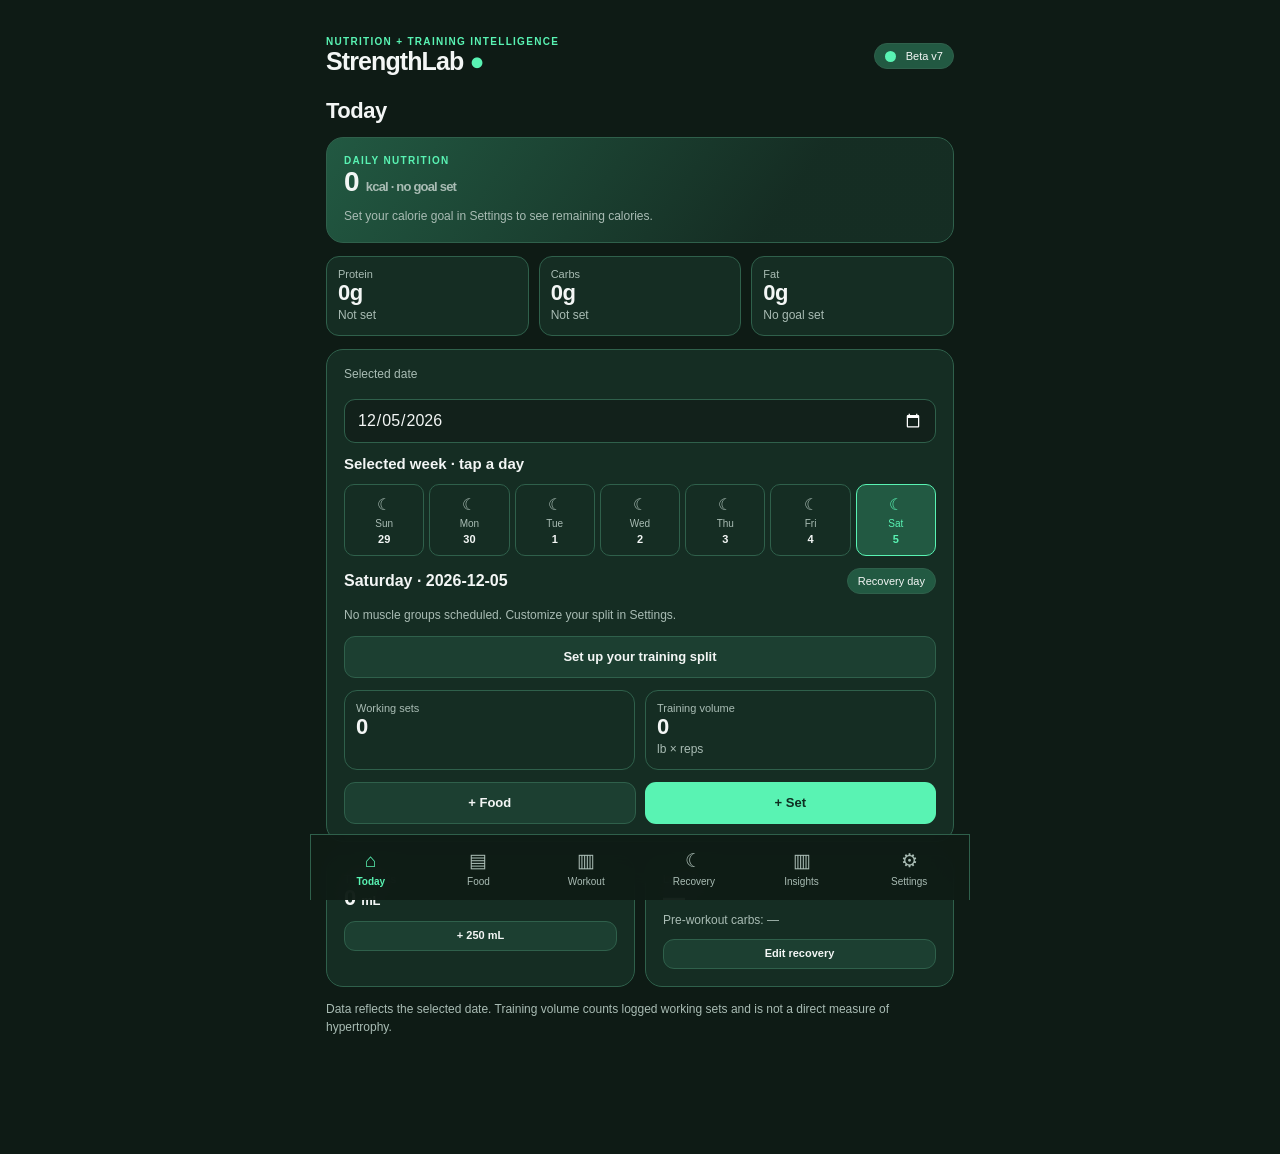
<file: index.html>
<!doctype html>
<html lang="en">
<head>
<meta charset="utf-8">
<meta name="viewport" content="width=device-width, initial-scale=1, viewport-fit=cover">
<meta name="theme-color" content="#101a19" id="metaTheme">
<meta name="apple-mobile-web-app-capable" content="yes">
<meta name="apple-mobile-web-app-status-bar-style" content="black-translucent">
<meta name="apple-mobile-web-app-title" content="StrengthLab">
<meta name="description" content="Private training, food, fluid and recovery diary">
<link rel="manifest" href="./manifest.webmanifest">
<link rel="icon" href="./icon.svg" type="image/svg+xml">
<link rel="stylesheet" href="./styles.css?v=7.0">
<title>StrengthLab · Training & Nutrition</title>
<script defer src="./app.js?v=7.0"></script>
</head>
<body>
<main class="app">
  <header>
    <div><div class="eyebrow">Nutrition + Training Intelligence</div><h1>StrengthLab <span class="dot">●</span></h1></div>
    <span class="pill"><span class="circle"></span>Beta v7</span>
  </header>
  <section id="today" class="tab-section"></section>
  <section id="food" class="tab-section hidden"></section>
  <section id="workout" class="tab-section hidden"></section>
  <section id="recovery" class="tab-section hidden"></section>
  <section id="insights" class="tab-section hidden"></section>
  <section id="settings" class="tab-section hidden"></section>
</main>
<div id="toast" class="toast" role="status" aria-live="polite" aria-atomic="true"></div>
<nav class="nav" id="nav" aria-label="Main navigation">
 <button data-tab="today" class="active"><span class="glyph">⌂</span>Today</button>
 <button data-tab="food"><span class="glyph">▤</span>Food</button>
 <button data-tab="workout"><span class="glyph">▥</span>Workout</button>
 <button data-tab="recovery"><span class="glyph">☾</span>Recovery</button>
 <button data-tab="insights"><span class="glyph">▥</span>Insights</button>
 <button data-tab="settings"><span class="glyph">⚙</span>Settings</button>
</nav>
</body>
</html>
</file>
<file: styles.css>
:root{--hue:156;--bg:hsl(var(--hue), 32%, 8%);--panel:hsl(var(--hue), 36%, 13%);--panel2:hsl(var(--hue), 38%, 18%);--input:hsl(var(--hue), 30%, 10%);--line:hsl(var(--hue), 34%, 28%);--muted:hsl(var(--hue), 13%, 70%);--text:hsl(var(--hue), 16%, 96%);--accent:hsl(var(--hue), 86%, 65%);--accent-dark:hsl(var(--hue), 50%, 12%);--accent-soft:hsl(var(--hue), 45%, 24%);--ring:hsla(var(--hue), 86%, 65%, .35);font-family:-apple-system,BlinkMacSystemFont,"Segoe UI",sans-serif;color:var(--text);background:var(--bg);color-scheme:dark}
*{box-sizing:border-box}html{min-height:100%;background:var(--bg)}body{margin:0;min-height:100vh;background:var(--bg);-webkit-tap-highlight-color:transparent}button,input,select,textarea{font:inherit}button{cursor:pointer}button:focus-visible,input:focus-visible,select:focus-visible,textarea:focus-visible,summary:focus-visible{outline:2px solid var(--accent);outline-offset:2px}button:disabled{opacity:.5;cursor:not-allowed}a{color:var(--accent)}h1,h2,h3,p{margin-top:0}h1{font-size:25px;letter-spacing:-.9px;margin:0;font-weight:800}h2{font-size:22px;letter-spacing:-.45px;margin-bottom:13px}h3{font-size:15px;margin-bottom:11px}p{line-height:1.5}.app{max-width:660px;margin:auto;padding:calc(18px + env(safe-area-inset-top)) 16px calc(106px + env(safe-area-inset-bottom))}header{display:flex;align-items:center;justify-content:space-between;gap:10px;margin-bottom:22px}.eyebrow{color:var(--accent);text-transform:uppercase;font-size:10px;letter-spacing:1.3px;font-weight:700}.dot{color:var(--accent)}.pill{display:inline-flex;align-items:center;gap:5px;padding:6px 10px;background:var(--accent-soft);border:1px solid var(--line);color:var(--text);border-radius:999px;font-size:11px;white-space:nowrap}.card{background:var(--panel);border:1px solid var(--line);border-radius:17px;padding:17px;margin-bottom:13px}.hero{background:linear-gradient(125deg,var(--accent-soft),var(--panel) 72%)}.stack{display:grid;gap:12px}.row{display:flex;align-items:center;justify-content:space-between;gap:10px}.row.start{align-items:flex-start}.row.wrap{flex-wrap:wrap}.grid{display:grid;grid-template-columns:repeat(2,minmax(0,1fr));gap:10px}.grid3{display:grid;grid-template-columns:repeat(3,minmax(0,1fr));gap:10px}.grid7{display:grid;grid-template-columns:repeat(7,minmax(0,1fr));gap:5px}.muted,.hint{color:var(--muted)}.small{font-size:13px}.hint{font-size:12px;line-height:1.5}.big{font-size:28px;letter-spacing:-.8px;font-weight:750}.stat{font-size:22px;letter-spacing:-.5px;font-weight:800}.label{display:block;font-size:12px;color:var(--muted);margin-bottom:6px}label{font-size:12px;color:var(--muted)}input,select,textarea{background:var(--input);border:1px solid var(--line);color:var(--text);border-radius:11px;width:100%;min-width:0;padding:11px 12px}input::placeholder,textarea::placeholder{color:var(--muted);opacity:.8}input[type=time],input[type=date]{color-scheme:dark}input[type=checkbox]{width:18px;height:18px;accent-color:var(--accent);flex:0 0 auto}input[type=range]{-webkit-appearance:none;appearance:none;padding:0;background:transparent;border:0;height:28px;accent-color:var(--accent);cursor:pointer}input[type=range]::-webkit-slider-runnable-track{height:8px;background:var(--accent-soft);border:1px solid var(--line);border-radius:99px}input[type=range]::-webkit-slider-thumb{-webkit-appearance:none;appearance:none;background:var(--accent);width:22px;height:22px;border:3px solid var(--panel);border-radius:50%;margin-top:-8px;box-shadow:0 0 0 1px var(--accent)}input[type=range]::-moz-range-track{height:8px;background:var(--accent-soft);border:1px solid var(--line);border-radius:99px}input[type=range]::-moz-range-thumb{background:var(--accent);height:17px;width:17px;border:3px solid var(--panel);border-radius:50%}input[type=range].hue{background:linear-gradient(90deg,#e45858,#e4cc58,#62cb5b,#5bcdd1,#605fe1,#df5fc4,#e45858);border-radius:30px;height:11px;margin:12px 0 18px}input[type=range].hue::-webkit-slider-runnable-track{background:transparent;border:0}input[type=range].hue::-moz-range-track{background:transparent;border:0}input[type=range].hue::-webkit-slider-thumb{box-shadow:0 0 0 2px var(--accent),0 0 0 4px var(--bg)}.btn{background:var(--accent);border:1px solid transparent;color:var(--accent-dark);padding:11px 14px;border-radius:11px;font-size:13px;font-weight:750;line-height:1.2;min-height:42px}.btn.secondary{color:var(--text);background:var(--panel2);border-color:var(--line)}.btn.ghost{background:transparent;border-color:var(--line);color:var(--text)}.btn.danger{background:hsl(0 40% 28%);color:#fff}.btn.small{padding:6px 9px;min-height:30px;font-size:11px}.btn.icon{width:32px;height:32px;min-height:32px;padding:5px;flex:0 0 auto}.buttons{display:flex;gap:9px}.buttons>*{flex:1}.nav{position:fixed;bottom:0;left:0;right:0;z-index:10;display:flex;justify-content:center;background:color-mix(in srgb,var(--bg) 93%,transparent);backdrop-filter:blur(18px);-webkit-backdrop-filter:blur(18px);border-top:1px solid var(--line);padding:9px 6px calc(8px + env(safe-area-inset-bottom))}.nav button{background:none;border:0;color:var(--muted);font-size:10px;padding:4px 2px 5px;flex:1;max-width:108px;min-width:0}.nav button.active{color:var(--accent);font-weight:750}.nav .glyph{display:block;font-size:19px;line-height:26px;margin-bottom:2px}.hidden{display:none!important}.progress{height:8px;border-radius:20px;background:var(--accent-soft);overflow:hidden;margin-top:12px}.progress>span{display:block;height:100%;background:var(--accent);border-radius:20px}.bar{height:8px;border-radius:20px;background:var(--accent-soft);overflow:hidden}.bar>span{display:block;height:100%;background:var(--accent)}.listitem{border-top:1px solid var(--line);padding:12px 0}.listitem:first-child{border-top:0}.tag{font-size:11px;color:var(--muted)}.seg{display:flex;background:var(--input);border-radius:12px;gap:3px;padding:4px}.seg button{background:transparent;color:var(--muted);border:0;border-radius:9px;padding:9px 6px;flex:1;font-size:12px}.seg button.active{color:var(--text);background:var(--accent-soft);font-weight:700}.tab-section{min-height:300px}.daybtn{padding:10px 2px;background:var(--panel);border:1px solid var(--line);border-radius:10px;color:var(--muted);font-size:10px}.daybtn.active{border-color:var(--accent);color:var(--accent);background:var(--accent-soft)}.daybtn .glyph{display:block;font-size:16px;margin-bottom:4px}.folder{background:var(--panel);border:1px solid var(--line);border-radius:14px;margin:9px 0;padding:12px}.folder summary{list-style:none;cursor:pointer;display:flex;justify-content:space-between;gap:8px;align-items:center;font-weight:750;font-size:14px}.folder summary::-webkit-details-marker{display:none}.mini{background:var(--input);border:1px solid var(--line);padding:10px;border-radius:11px;margin-top:9px}.mini strong{font-size:13px}.chip{background:var(--accent-soft);border:1px solid var(--line);border-radius:999px;padding:6px 9px;color:var(--text);font-size:11px;cursor:pointer}.chips{display:flex;gap:6px;flex-wrap:wrap}.toast{position:fixed;z-index:40;left:50%;bottom:calc(91px + env(safe-area-inset-bottom));transform:translate(-50%,8px);background:var(--panel2);border:1px solid var(--accent);border-radius:12px;box-shadow:0 10px 28px #0005;padding:10px 15px;font-size:12px;color:var(--text);max-width:min(90vw,470px);width:max-content;opacity:0;pointer-events:none;transition:opacity .18s ease,transform .18s ease;text-align:center}.toast.show{opacity:1;transform:translate(-50%,0)}.typeahead{position:relative}.suggestions{position:absolute;top:100%;left:0;right:0;background:var(--panel2);border:1px solid var(--accent);border-radius:11px;z-index:6;overflow:hidden;box-shadow:0 14px 25px #0007;max-height:260px;overflow-y:auto}.suggestions button{display:block;text-align:left;width:100%;border:0;border-bottom:1px solid var(--line);background:transparent;color:var(--text);padding:12px;font-size:13px}.suggestions button:last-child{border:0}.suggestions button.highlight,.suggestions button:focus{background:var(--accent-soft)}.suggestions .match{font-size:11px;color:var(--accent)}.checkline{display:flex;align-items:center;gap:10px;background:var(--input);border:1px solid var(--line);padding:10px 12px;border-radius:10px;font-size:13px}.checkline span{flex:1}.notice-info{background:var(--accent-soft);border:1px solid var(--line);border-radius:11px;padding:12px;font-size:12px;line-height:1.5}.empty{text-align:center;padding:25px 12px;color:var(--muted);font-size:13px}.divider{border:0;border-top:1px solid var(--line);margin:6px 0}.accent{color:var(--accent)}.kpi{background:var(--panel);border:1px solid var(--line);border-radius:13px;padding:11px}.pill.warning{background:hsl(39 36% 20%);color:hsl(40 92% 74%)}.pill.good{color:var(--accent)}.amount{font-size:14px;font-weight:700}.camera-frame{min-height:90px;background:#070b0a;border:1px solid var(--line);border-radius:13px;overflow:hidden}#cameraScanner video{width:100%!important;max-height:340px;object-fit:cover}#cameraScanner img{max-width:100%}.color-preview{background:var(--accent-soft);color:var(--accent);border:1px solid var(--accent);border-radius:12px;padding:10px;text-align:center;font-weight:750}.graph{width:100%;height:76px}.graph polyline{fill:none;stroke:var(--accent);stroke-width:3;stroke-linejoin:round;stroke-linecap:round}.graph .baseline{stroke:var(--line);stroke-width:1}#installHint{font-size:12px}.circle{width:11px;height:11px;border-radius:50%;display:inline-block;background:var(--accent);margin-right:5px}.spliteditor{margin:0}.spliteditor summary{font-weight:700;cursor:pointer;padding:5px 0}.waterbuttons{display:flex;gap:7px;flex-wrap:wrap}.waterbuttons>*{flex:1;min-width:65px}.unit-row{display:grid;grid-template-columns:1fr 135px;gap:8px;align-items:end}.sub{color:var(--muted);font-size:11px}.top-space{margin-top:10px}@media(max-width:390px){.app{padding-left:11px;padding-right:11px}.card{padding:13px}.grid3{gap:6px}.grid3 .stat{font-size:17px}.nav button{font-size:9px}.nav .glyph{font-size:17px}.pill{padding:5px 7px}.unit-row{grid-template-columns:1fr 115px}}@media(min-width:750px){.app{padding-top:36px}.nav{max-width:660px;margin:auto;border-left:1px solid var(--line);border-right:1px solid var(--line)}}

/* v4: the selected hue colors the entire experience, not just the buttons. */
body{transition:background-color .12s ease,color .12s ease}
.card,.kpi,.folder,.nav,.daybtn,.mini,.seg,.checkline,.chip,.notice-info,.hero{transition:background-color .12s ease,border-color .12s ease,color .12s ease}
.daybtn .daynum{display:block;font-size:11px;margin-top:4px;font-weight:800;color:var(--text)}
.daybtn.active .daynum{color:var(--accent)}
.fresh-label{padding:9px 12px;background:var(--input);border:1px dashed var(--line);border-radius:10px;color:var(--muted);font-size:12px;text-align:center}
input[type=range].hue::-webkit-slider-thumb{background:var(--accent);border:3px solid var(--bg);width:26px;height:26px;margin-top:-8px;box-shadow:0 0 0 2px var(--accent),0 0 0 4px var(--bg)}
input[type=range].hue::-moz-range-thumb{background:var(--accent);border:3px solid var(--bg);height:22px;width:22px;box-shadow:0 0 0 2px var(--accent)}
.theme-samples{display:grid;grid-template-columns:repeat(3,1fr);gap:7px}.theme-samples span{padding:12px 7px;border-radius:10px;border:1px solid var(--line);text-align:center;font-weight:700;font-size:11px}.theme-samples .sample-panel{background:var(--panel2)}.theme-samples .sample-accent{background:var(--accent);color:var(--accent-dark)}.theme-samples .sample-surface{background:var(--bg)}

/* v6: compact tap targets and safe responsive field sizing for iPhone Safari. */
:where(.app,.card,.folder,.row,.grid,.grid3,.unit-row,.template-fields) > *{min-width:0;max-width:100%}
:where(.row,.card,.folder,.mini,.kpi,.stat,.hint,.pill,.template-muscle){overflow-wrap:anywhere}
input,select,textarea{font-size:16px;max-width:100%}select{overflow:hidden;text-overflow:ellipsis}
button{max-width:100%;overflow-wrap:anywhere}
.row > .btn:not(.icon){flex-shrink:1}.buttons > .btn{min-width:0}
.unit-row{grid-template-columns:minmax(0,1fr) minmax(100px,37%)}
.template-section{background:var(--panel)}
.template-section h3{margin-bottom:4px}
.template-item{margin:0;border-color:var(--line);background:var(--panel2)}
.template-item summary{align-items:flex-start}
.template-item summary>span:first-child{min-width:0;flex:1}
.template-muscle{display:block;color:var(--muted);font-size:11px;font-weight:500;margin-top:4px}
.template-body{padding-top:11px}
.template-set{background:var(--input);border:1px solid var(--line);border-radius:12px;padding:11px;margin:9px 0}
.template-fields{display:grid;grid-template-columns:repeat(2,minmax(0,1fr));gap:9px;margin-top:9px}
.template-fields input,.template-fields select{width:100%;min-width:0}
.template-check{display:inline-flex;align-items:center;gap:7px;font-weight:700;color:var(--text);font-size:13px}
.template-check input{width:20px;height:20px;margin:0}
.template-rest-input,.field-subinput{margin-top:7px}
.template-create{padding:12px;background:var(--input);border:1px dashed var(--line);border-radius:12px;display:grid;gap:9px}
.template-create .unit-row{grid-template-columns:minmax(0,1fr) minmax(90px,27%)}
.manual-logging{padding:0;overflow:hidden}
.manual-logging>summary{padding:15px}
.manual-logging .embedded-card{margin:0;border-radius:0;border-left:0;border-right:0;border-bottom:0}
.food-overview .progress{margin-top:0}
.food-overview .stat{font-size:18px}
.food-overview .kpi{padding:10px}
.food-overview .bar{margin:7px 0}
.scan-upload-grid{display:grid;grid-template-columns:minmax(0,1fr);gap:12px}
.scan-upload-grid input[type=file]{width:100%;font-size:13px;padding:12px 8px;line-height:1.5}
.scan-upload-grid>div{min-width:0}
.scanner-status{background:var(--input);border:1px solid var(--line);border-radius:9px;padding:10px;font-size:12px;line-height:1.4;color:var(--muted)}
.scanner-status[data-kind=warning]{border-color:hsl(40 55% 42%);color:hsl(40 90% 76%)}
.camera-frame{min-height:100px}
@media(max-width:390px){
 .app{padding-left:10px;padding-right:10px}
 .card{padding:12px}
 .grid{gap:7px}
 .grid3{gap:5px}
 .grid3 .stat,.food-overview .stat{font-size:15px;letter-spacing:-.5px}
 .grid3 .kpi{padding:8px 6px}
 .grid3 .tag,.grid3 .hint{font-size:10px}
 .unit-row{grid-template-columns:minmax(0,1fr) minmax(92px,36%)}
 .template-fields{gap:7px}
 .template-set{padding:9px}
 .btn{padding:10px 9px}
 .nav button{font-size:9px}
}
@media(max-width:330px){.food-overview .big{font-size:22px}.row{gap:6px}.grid3{grid-template-columns:repeat(3,minmax(0,1fr))}}

/* v7: nutrition serving editor and per-muscle progress trend. */
.progress-chart{padding:12px;background:var(--input);border:1px solid var(--line);border-radius:12px}
.progress-chart svg{width:100%;height:90px;display:block}
.progress-chart .row{font-size:11px}
.food-overview .big{overflow-wrap:anywhere}
@media(max-width:375px){.food-overview .big{font-size:23px}}
</file>
